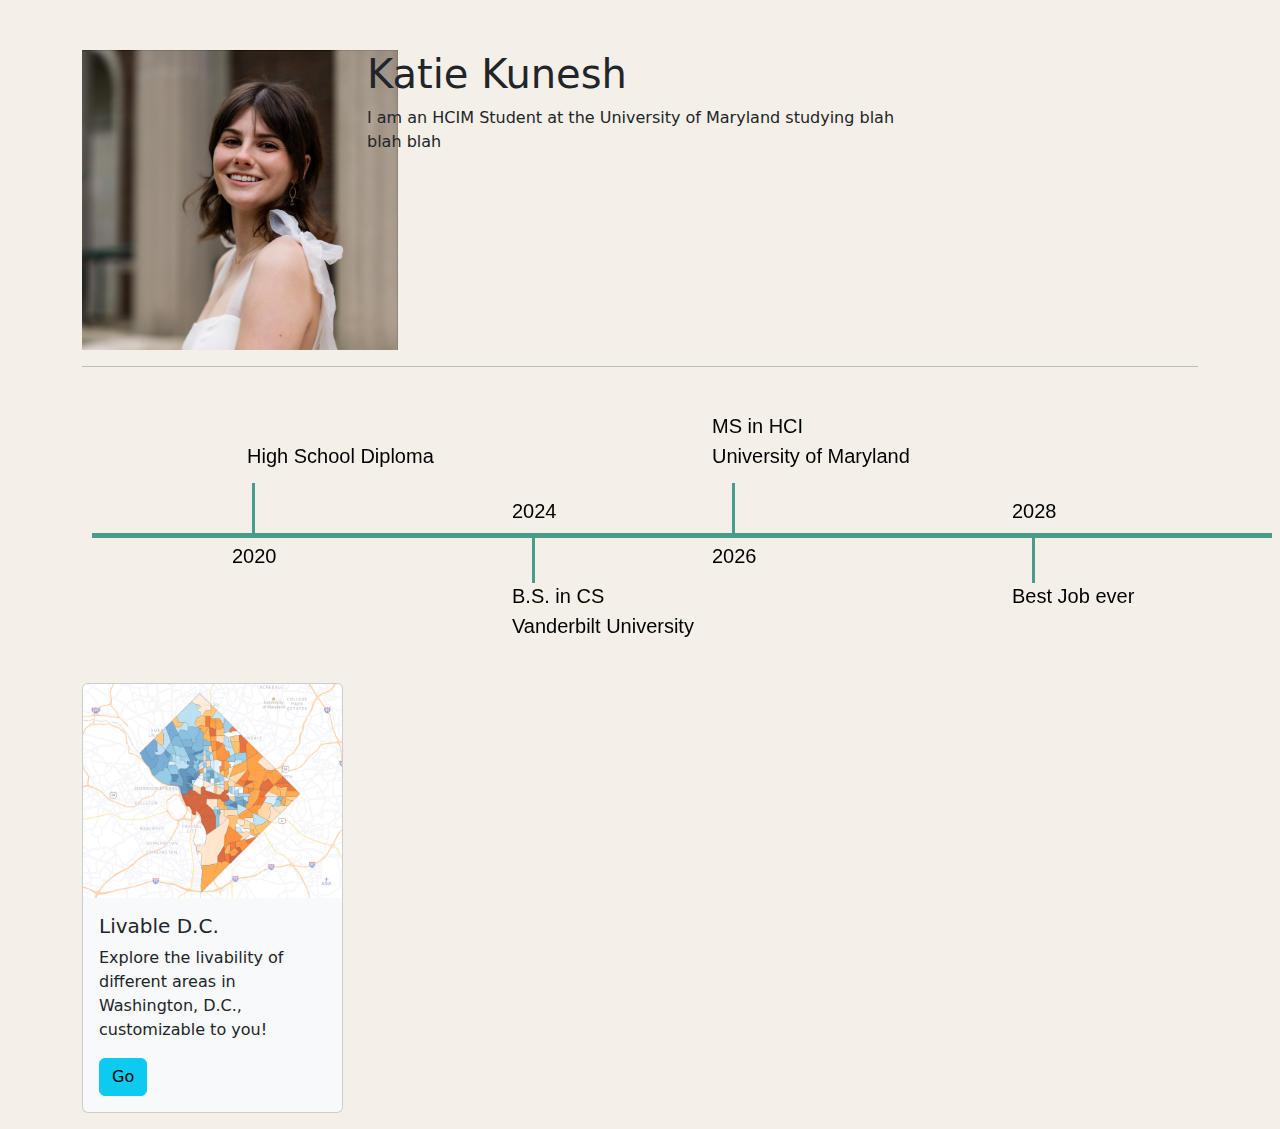
<file: index.html>
<html>
  <link href="https://cdn.jsdelivr.net/npm/bootstrap@5.3.3/dist/css/bootstrap.min.css" rel="stylesheet" integrity="sha384-QWTKZyjpPEjISv5WaRU9OFeRpok6YctnYmDr5pNlyT2bRjXh0JMhjY6hW+ALEwIH" crossorigin="anonymous">
  <link href="index.css" rel="stylesheet">
  <body>
    <div class="container" style="margin-top: 50px;">
      <div class="row">
        <div class="col-lg-3">
          <img src="headshot.png" style="height: 300px;">
        </div>
        <div class="col-lg-6">
          <h1>Katie Kunesh</h1>
          <p>I am an HCIM Student at the University of Maryland studying blah blah blah</p>
        </div>
      </div>
      <hr>
      <div class="row">
        <div class="col-lg-6">
          <canvas id="myCanvas">
              Your browser does not support the HTML canvas tag.</canvas>
      </div>
      </div>

      <!-- <div>
        <h2>Education</h2>
          <div style="margin-left: 10px;">
            <h4 style="margin-bottom: 0px;">Bachelor's of Science in Computer Science</h4>
            <span style="margin-top: 0px; margin-bottom: 0px;">2020-2024</span>
            <span style="margin-top: 0px;">Vanderbilt University</span>
          </div>
        <h2>Professional Experience</h2>
        <h2>Skills</h2>
      </div> -->

      <div class="row">
        <div class="col-lg-3">
            <div class="card bg-light mb-3">
                <img class="card-img-top" src="./LivableDC_map.png" alt="Card image cap">
                <div class="card-body">
                  <h5 class="card-title">Livable D.C.</h5>
                  <p class="card-text">Explore the livability of different areas in Washington, D.C., customizable to you!</p>
                  <a href="./livableDCDashboard.html" class="btn btn-info">Go</a>
                </div>
            </div>
        </div>
    </div>
    </div>
  </body>
  <script src="https://cdn.jsdelivr.net/npm/bootstrap@5.3.3/dist/js/bootstrap.bundle.min.js" integrity="sha384-YvpcrYf0tY3lHB60NNkmXc5s9fDVZLESaAA55NDzOxhy9GkcIdslK1eN7N6jIeHz" crossorigin="anonymous"></script>
  <script>

    var canvas = document.getElementById("myCanvas");
    var ctx = canvas.getContext("2d");
        // Get the device pixel ratio, falling back to 1 for non-retina displays
        const dpr = window.devicePixelRatio || 1;

        // Set the canvas width and height to the desired dimensions
        const width = 1200;
        const height = 300;

        // Set the canvas dimensions accounting for the device pixel ratio
        canvas.width = width * dpr;
        canvas.height = height * dpr;

        // Scale down the canvas display to match normal dimensions
        canvas.style.width = `${width}px`;
        canvas.style.height = `${height}px`;

        // Scale the drawing context to match the device pixel ratio
        ctx.scale(dpr, dpr);
        // Set the font properties
        ctx.font = "20px Arial";

        ctx.fillStyle = "#499c8b";
        ctx.fillRect(10, 150, 1180, 5);

        ctx.fillRect(170, 100, 3, 50);
        ctx.fillRect(450, 150, 3, 50);
        ctx.fillRect(650, 100, 3, 50);
        ctx.fillRect(950, 150, 3, 50);

        // Set the text color
        ctx.fillStyle = "black";
        // Draw filled text
        ctx.fillText("High School Diploma", 165, 80);
        ctx.fillText("", 165, 80)
        ctx.fillText("2020", 150, 180);

        ctx.fillText("B.S. in CS", 430, 220);
        ctx.fillText("Vanderbilt University", 430, 250);
        ctx.fillText("2024", 430, 135);

        ctx.fillText("MS in HCI", 630, 50);
        ctx.fillText("University of Maryland", 630, 80);
        ctx.fillText("2026", 630, 180);

        ctx.fillText("Best Job ever", 930, 220);
        ctx.fillText("", 830, 250);
        ctx.fillText("2028", 930, 135);

  </script>
</html>
</file>
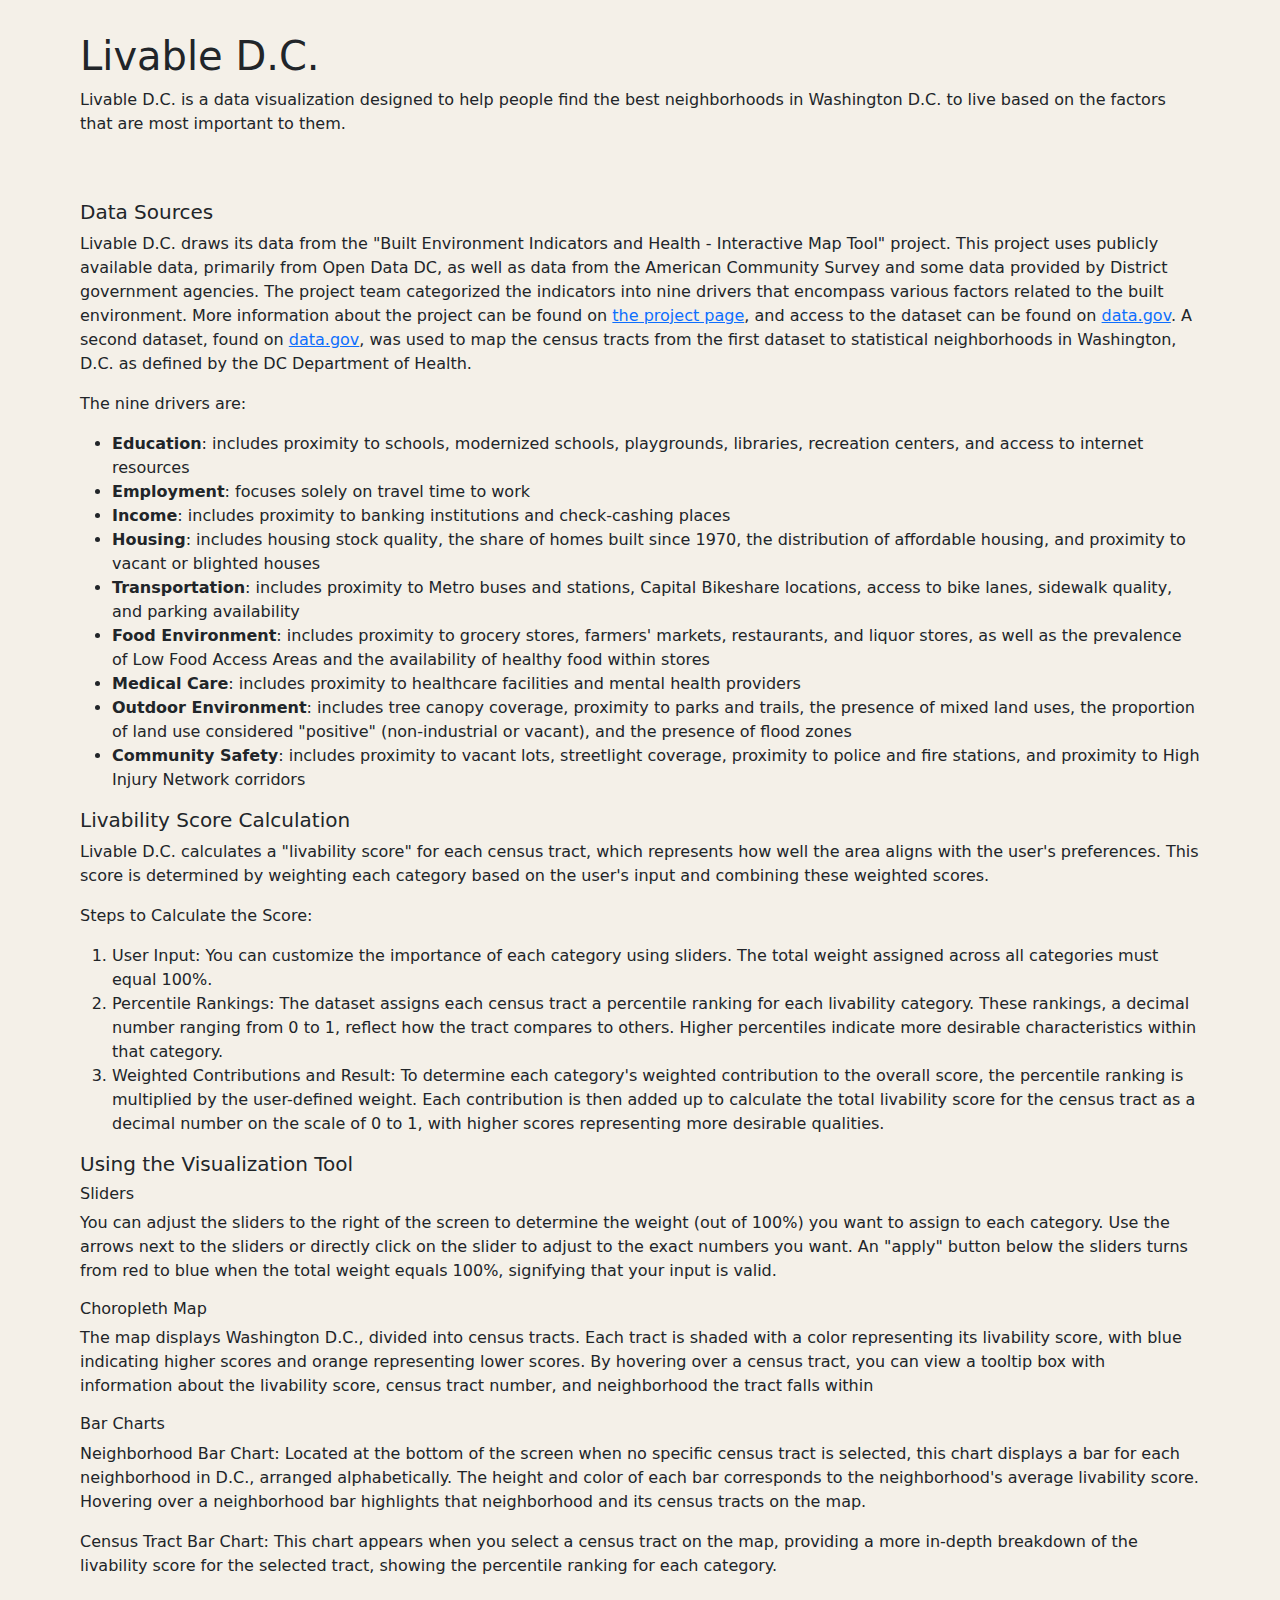
<file: livableDCDashboard.html>
<html>
    <link href="https://cdn.jsdelivr.net/npm/bootstrap@5.3.3/dist/css/bootstrap.min.css" rel="stylesheet" integrity="sha384-QWTKZyjpPEjISv5WaRU9OFeRpok6YctnYmDr5pNlyT2bRjXh0JMhjY6hW+ALEwIH" crossorigin="anonymous">
    <link href="./index.css" rel="stylesheet">
    <link rel="stylesheet" href="https://cdnjs.cloudflare.com/ajax/libs/font-awesome/6.0.0-beta3/css/all.min.css">
    <body>
        <div class="header" style="margin-top: 2em; margin-left: 5em; margin-right: 5em;">
          <h1>Livable D.C.</h1>
          <p>Livable D.C. is a data visualization designed to help people find the best neighborhoods in Washington D.C. to live based on the factors that are most important to them. </p>
        </div>
        <div class="container" style="margin-top: 2em;">
            <div class="row">
                <div id="tableauViz"></div>
            </div>
        </div>
        <div class="user-guide-container" style="margin: 5em; margin-top: 2em;">
          <h5>Data Sources</h5>
          <p>
            Livable D.C. draws its data from the "Built Environment Indicators and Health - Interactive Map Tool" project.
            This project uses publicly available data, primarily from Open Data DC, as well as data from the American Community Survey and some data provided by District government agencies.
            The project team categorized the indicators into nine drivers that encompass various factors related to the built environment.
            More information about the project can be found on <a href="https://mattgerken.github.io/dc-built-environment-map-tool/#Introduction">the project page</a>,
            and access to the dataset can be found on <a href="https://catalog.data.gov/dataset/built-environment-indicators">data.gov</a>.
            A second dataset, found on <a href="https://catalog.data.gov/dataset/dc-health-planning-neighborhoods-to-census-tracts-24ba6">data.gov</a>,
            was used to map the census tracts from the first dataset to statistical neighborhoods in Washington, D.C. as defined by the DC Department of Health.
          </p>
          <p>
            The nine drivers are:
          </p>
          <ul>
              <li><b>Education</b>: includes proximity to schools, modernized schools, playgrounds, libraries, recreation centers, and access to internet resources</li>
              <li><b>Employment</b>: focuses solely on travel time to work</li>
              <li><b>Income</b>: includes proximity to banking institutions and check-cashing places</li>
              <li><b>Housing</b>: includes housing stock quality, the share of homes built since 1970, the distribution of affordable housing, and proximity to vacant or blighted houses</li>
              <li><b>Transportation</b>: includes proximity to Metro buses and stations, Capital Bikeshare locations, access to bike lanes, sidewalk quality, and parking availability</li>
              <li><b>Food Environment</b>: includes proximity to grocery stores, farmers' markets, restaurants, and liquor stores, as well as the prevalence of Low Food Access Areas and the availability of healthy food within stores</li>
              <li><b>Medical Care</b>: includes proximity to healthcare facilities and mental health providers</li>
              <li><b>Outdoor Environment</b>: includes tree canopy coverage, proximity to parks and trails, the presence of mixed land uses, the proportion of land use considered "positive" (non-industrial or vacant), and the presence of flood zones</li>
              <li><b>Community Safety</b>: includes proximity to vacant lots, streetlight coverage, proximity to police and fire stations, and proximity to High Injury Network corridors</li>
          </ul>
          <h5>
            Livability Score Calculation
          </h5>
          <p>
            Livable D.C. calculates a "livability score" for each census tract, which represents how well the area aligns with the user's preferences. This score is determined by weighting each category based on the user's input and combining these weighted scores.
          </p>
          <p>
            Steps to Calculate the Score:
          </p>
          <p>
            <ol>
              <li>User Input: You can customize the importance of each category using sliders. The total weight assigned across all categories must equal 100%. </li>
              <li>Percentile Rankings: The dataset assigns each census tract a percentile ranking for each livability category. These rankings, a decimal number ranging from 0 to 1, reflect how the tract compares to others. Higher percentiles indicate more desirable characteristics within that category.</li>
              <li>Weighted Contributions and Result: To determine each category's weighted contribution to the overall score, the percentile ranking is multiplied by the user-defined weight. Each contribution is then added up to calculate the total livability score for the census tract as a decimal number on the scale of 0 to 1, with higher scores representing more desirable qualities.</li>
            </ol>
          </p>
          <h5>
            Using the Visualization Tool
          </h5>
          <h6>
            Sliders
          </h6>
          <p>
            You can adjust the sliders to the right of the screen to determine the weight (out of 100%) you want to assign to each category. Use the arrows next to the sliders or directly click on the slider to adjust to the exact numbers you want.
            An "apply" button below the sliders turns from red to blue when the total weight equals 100%, signifying that your input is valid.
          </p>
          <h6>
            Choropleth Map
          </h6>
          <p>
            The map displays Washington D.C., divided into census tracts. Each tract is shaded with a color representing its livability score, with blue indicating higher scores and orange representing lower scores. By hovering over a census tract, you can view a tooltip box with information about the livability score, census tract number, and neighborhood the tract falls within
          </p>
          <h6>
            Bar Charts
          </h6>
          <p>
            Neighborhood Bar Chart: Located at the bottom of the screen when no specific census tract is selected, this chart displays a bar for each neighborhood in D.C., arranged alphabetically. The height and color of each bar corresponds to the neighborhood's average livability score. Hovering over a neighborhood bar highlights that neighborhood and its census tracts on the map.
          </p>
          <p>
            Census Tract Bar Chart: This chart appears when you select a census tract on the map, providing a more in-depth breakdown of the livability score for the selected tract, showing the percentile ranking for each category.
          </p>
        </div>
    </body>
    <script type="text/javascript" src="./jquery-3.3.1.min.js"></script>
    <script src="https://cdn.jsdelivr.net/npm/bootstrap@5.3.3/dist/js/bootstrap.bundle.min.js" integrity="sha384-YvpcrYf0tY3lHB60NNkmXc5s9fDVZLESaAA55NDzOxhy9GkcIdslK1eN7N6jIeHz" crossorigin="anonymous"></script>
    <script type="module" src="./index.js"></script>
</html>
</file>
<file: index.css>
body {
  background-color: rgb(244, 240, 232);

}
</file>
